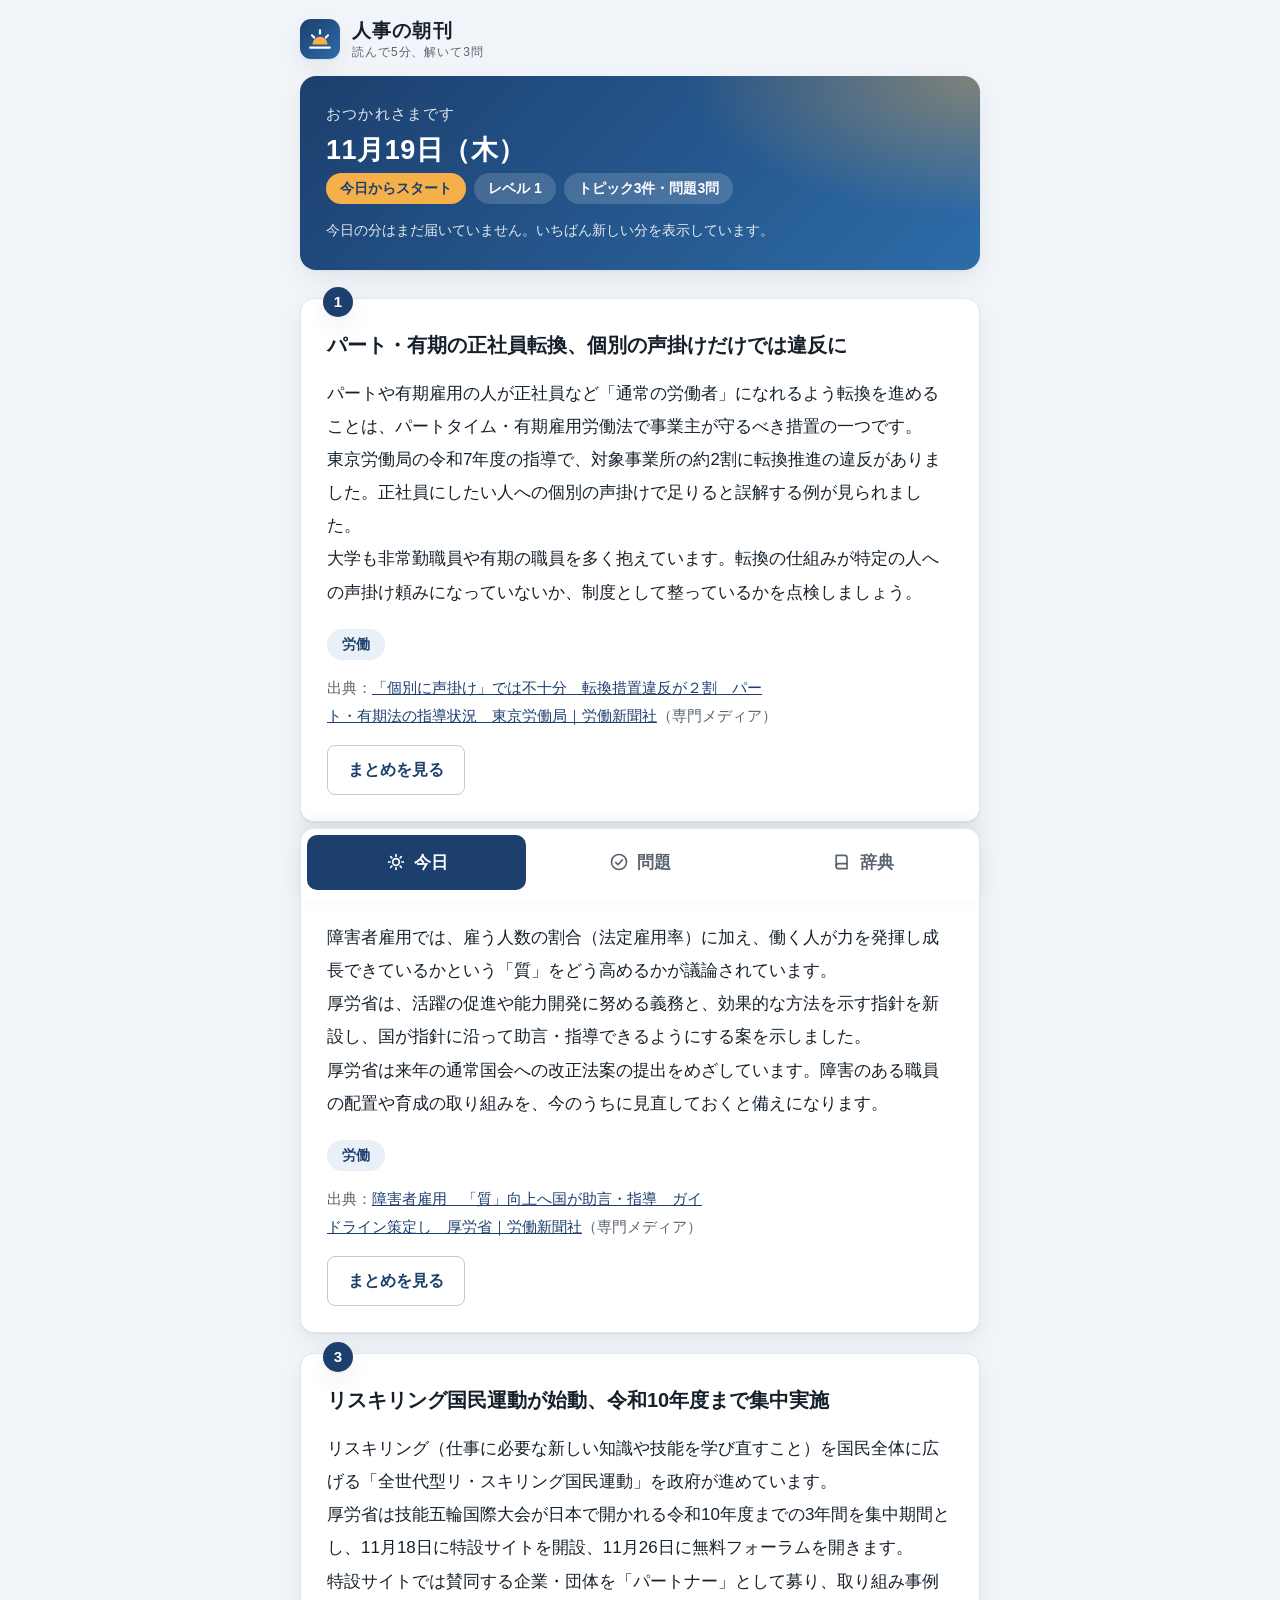
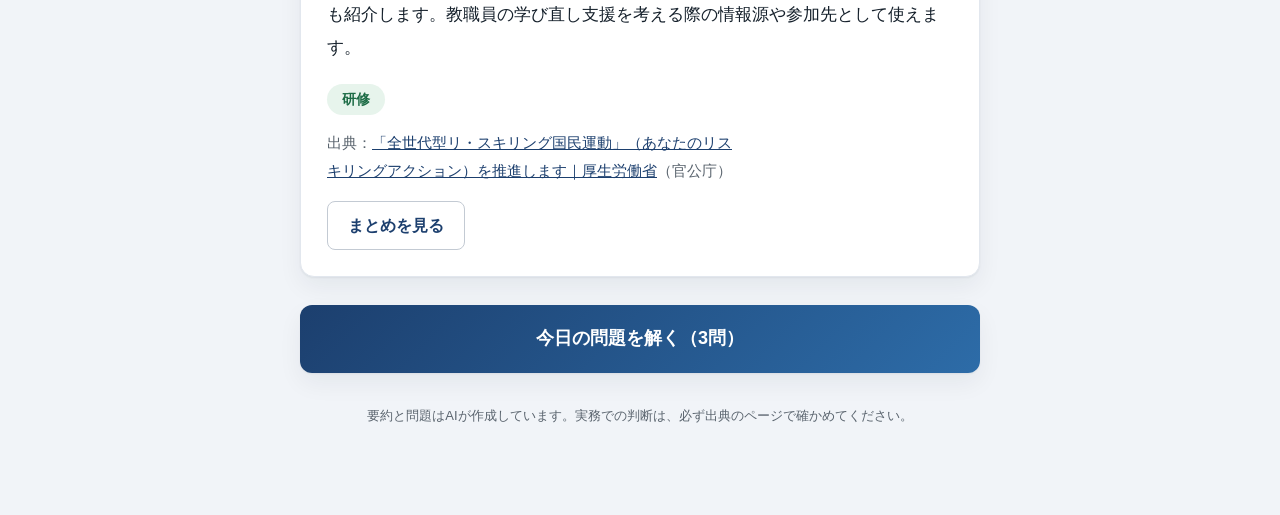
<file: index.html>
<!DOCTYPE html>
<html lang="ja">
<head>
<meta charset="UTF-8">
<meta name="viewport" content="width=device-width, initial-scale=1">
<meta name="robots" content="noindex">
<title>今日</title>
<link rel="stylesheet" href="style.css">
</head>
<body>

<header class="screen-head hero">
  <p class="hero-greeting" id="あいさつ"></p>
  <h1 id="今日の日付"></h1>
  <ul class="stats" id="きょうの数字"></ul>
  <p class="hero-note hidden" id="古い分の知らせ">今日の分はまだ届いていません。いちばん新しい分を表示しています。</p>
</header>

<main>

  <div id="トピック一覧"></div>

  <p class="next-action"><a href="quiz.html" id="問題へ進む">今日の問題を解く</a></p>

</main>

<p class="disclaimer">要約と問題はAIが作成しています。実務での判断は、必ず出典のページで確かめてください。</p>

<nav class="tabs">
  <span class="tab-current">今日</span>
  <a href="quiz.html">問題</a>
  <a href="dict.html">辞典</a>
</nav>

<script src="data.js"></script>
<script src="index.js"></script>

</body>
</html>
</file>
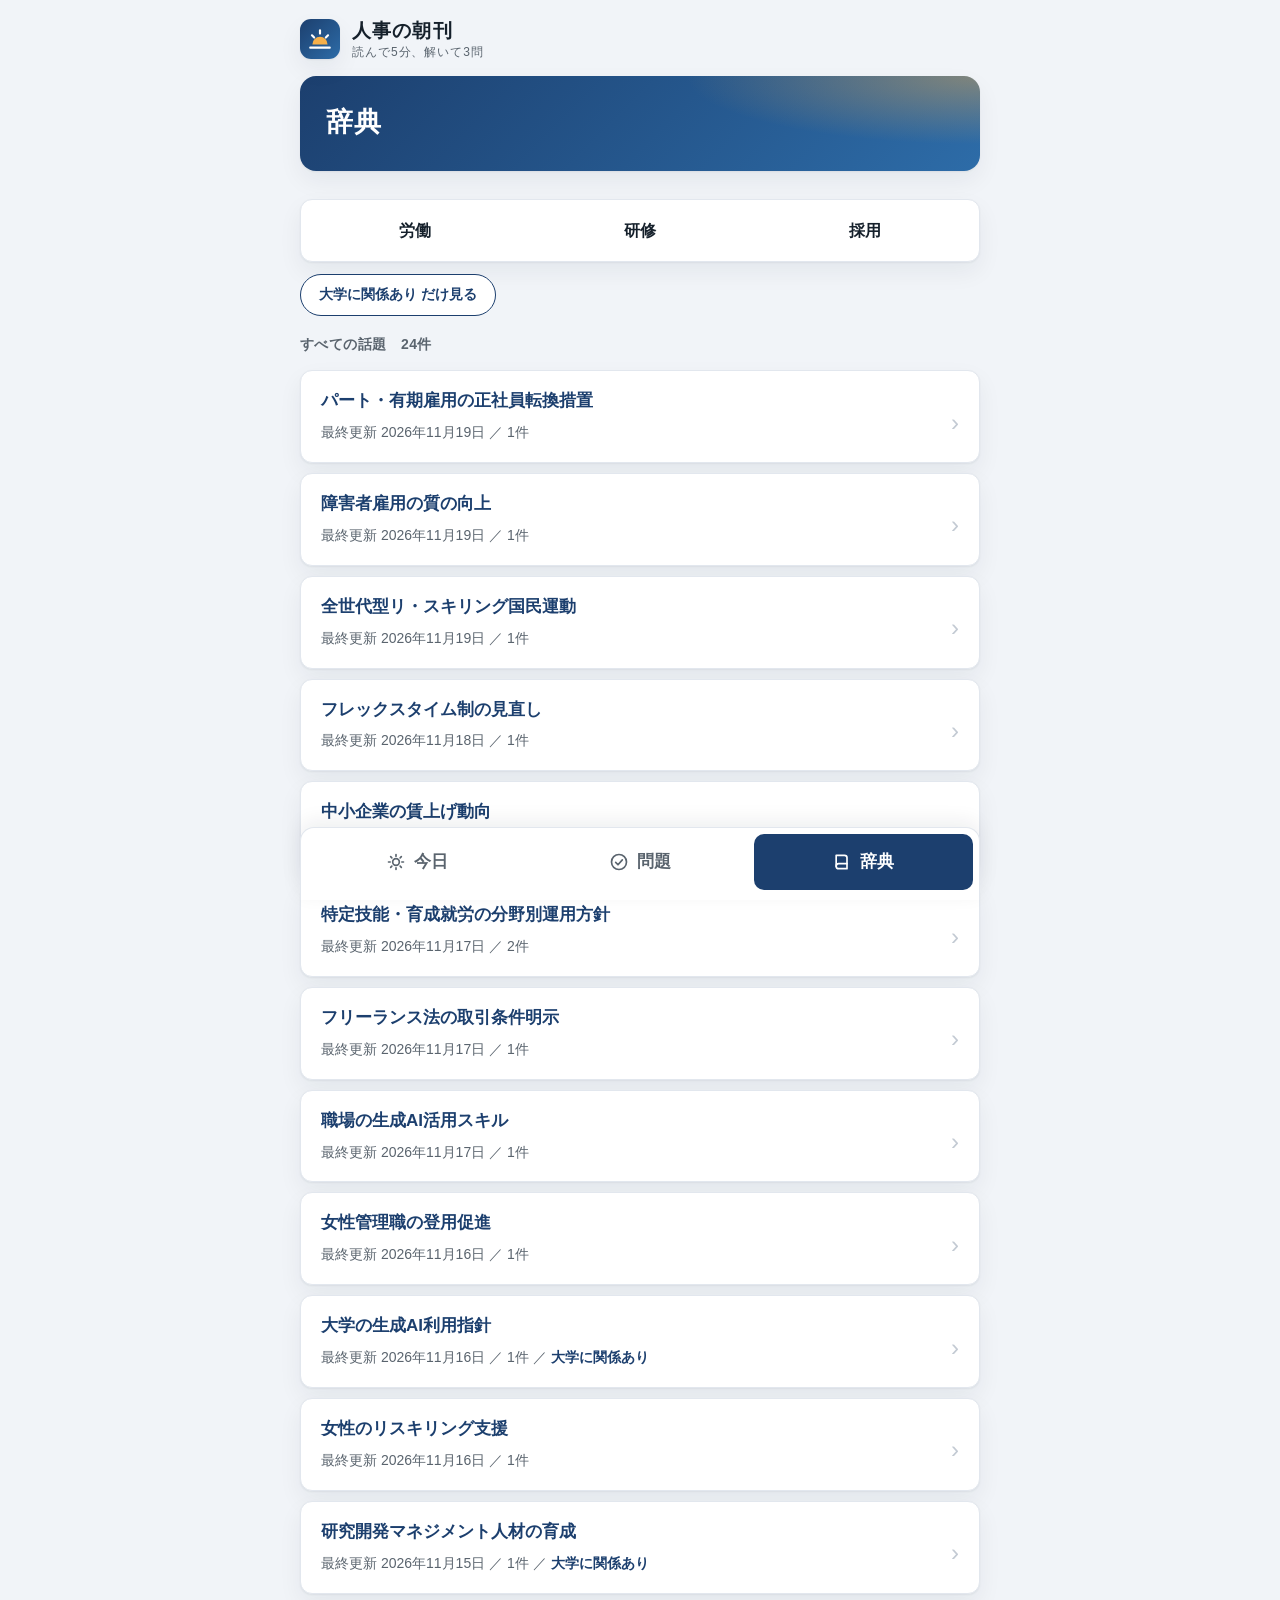
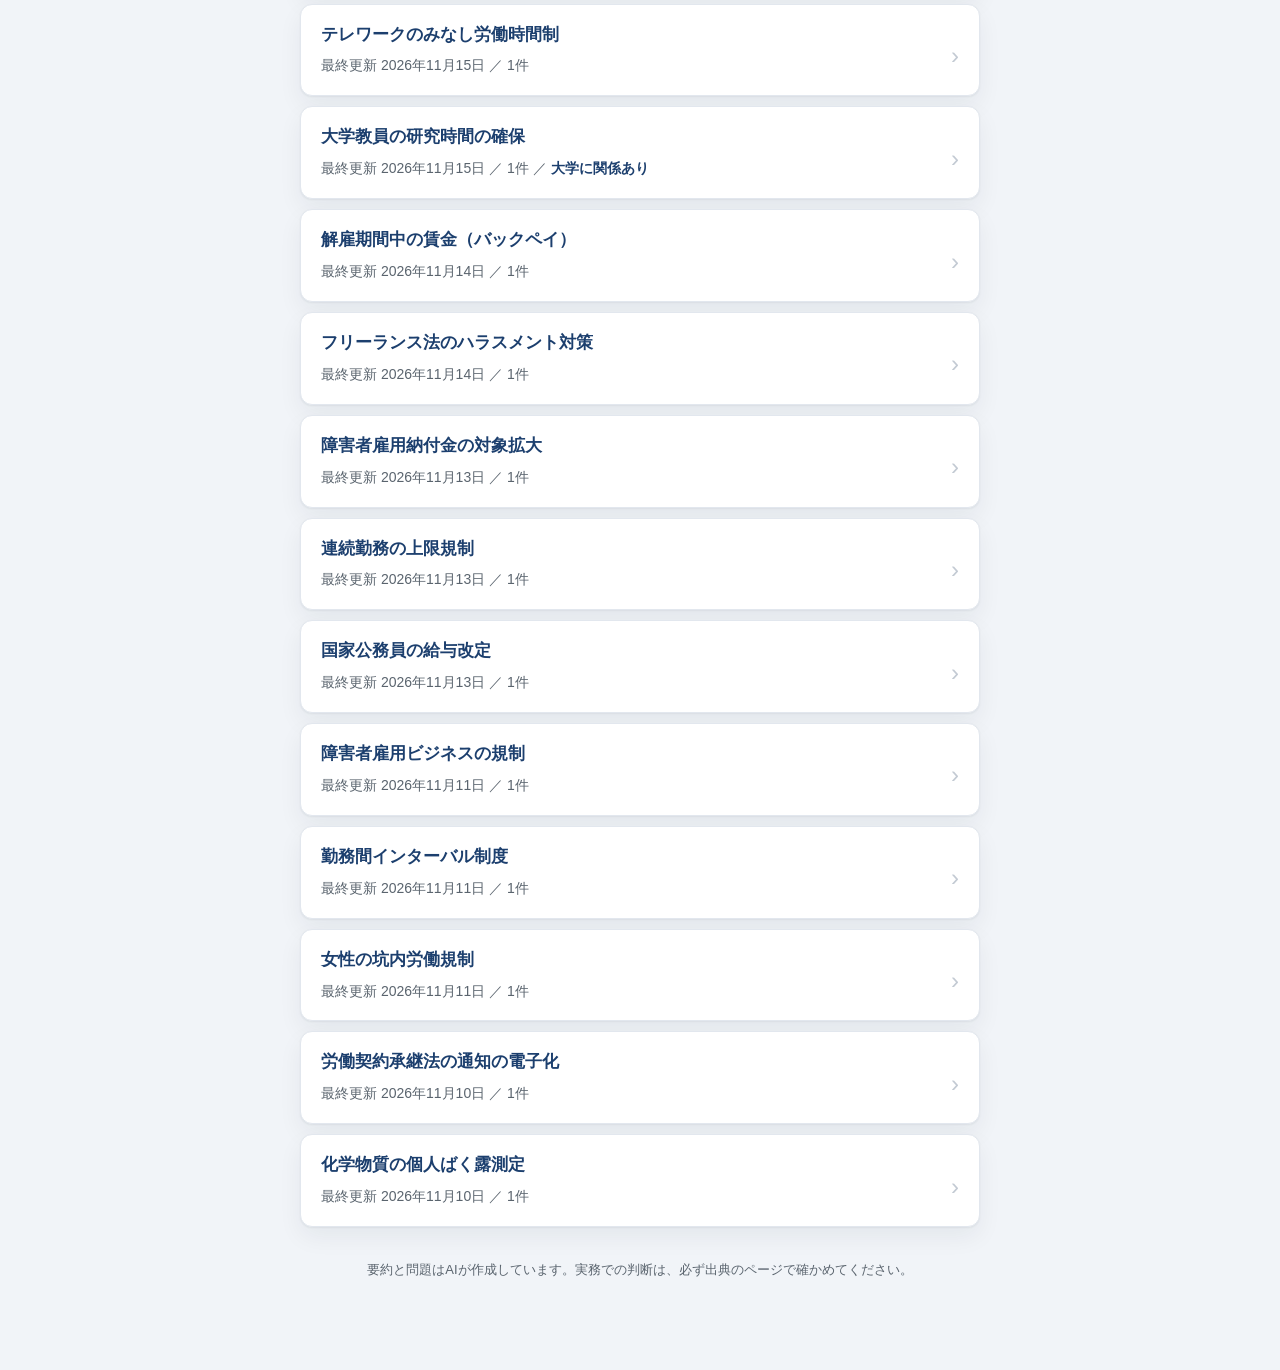
<file: dict.html>
<!DOCTYPE html>
<html lang="ja">
<head>
<meta charset="UTF-8">
<meta name="viewport" content="width=device-width, initial-scale=1">
<meta name="robots" content="noindex">
<title>辞典</title>
<link rel="stylesheet" href="style.css">
</head>
<body>

<header class="screen-head">
  <h1>辞典</h1>
</header>

<main>

  <ul class="genre-tabs">
    <li><button type="button">労働</button></li>
    <li><button type="button">研修</button></li>
    <li><button type="button">採用</button></li>
  </ul>

  <p class="filter"><button type="button" class="filter-univ">大学に関係あり だけ見る</button></p>

  <p class="list-count" id="件数"></p>

  <ul class="topic-list" id="話題一覧"></ul>

</main>

<p class="disclaimer">要約と問題はAIが作成しています。実務での判断は、必ず出典のページで確かめてください。</p>

<nav class="tabs">
  <a href="index.html">今日</a>
  <a href="quiz.html">問題</a>
  <span class="tab-current">辞典</span>
</nav>

<script src="data.js"></script>
<script src="dict.js"></script>

</body>
</html>
</file>
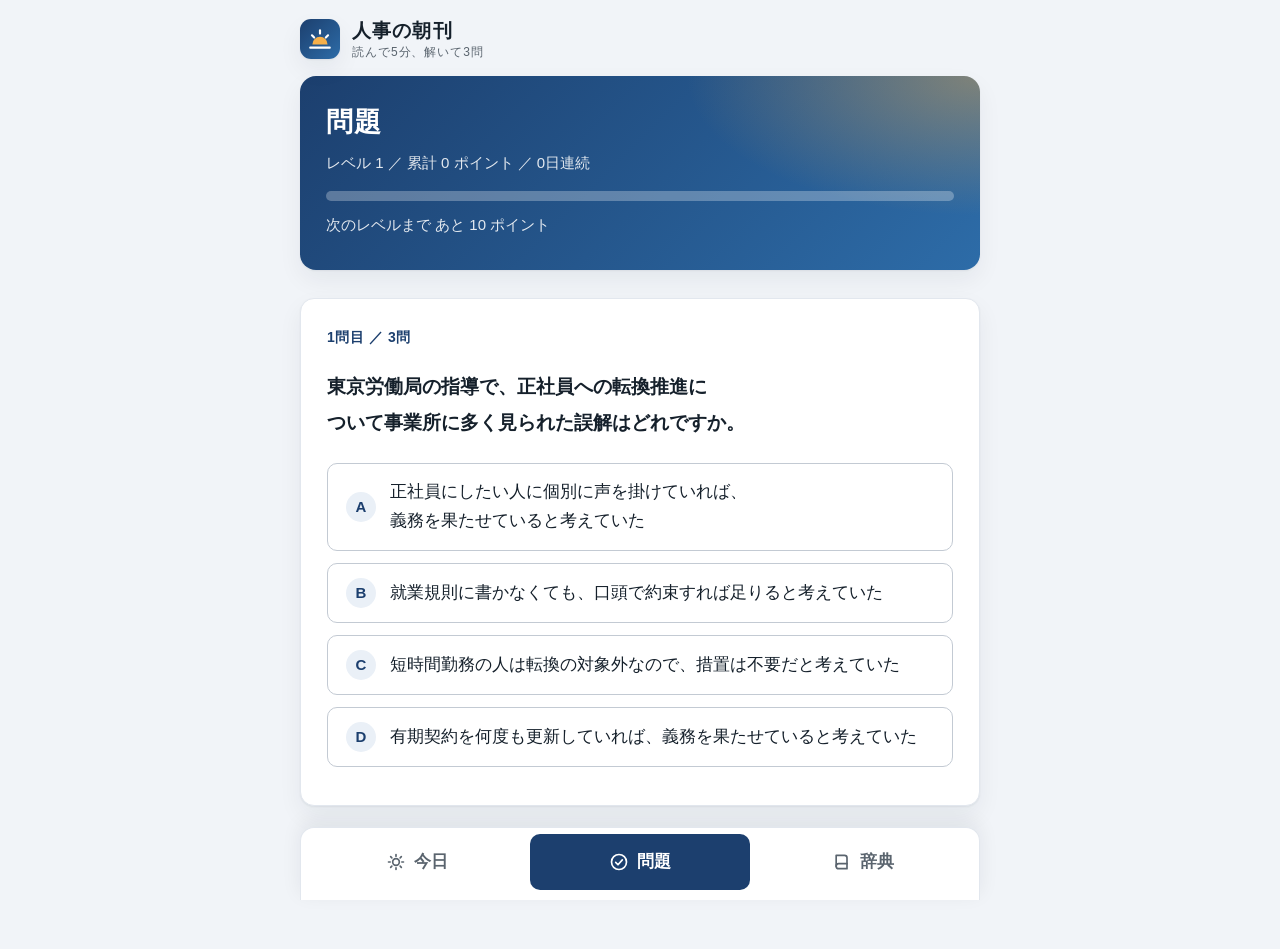
<file: quiz.html>
<!DOCTYPE html>
<html lang="ja">
<head>
<meta charset="UTF-8">
<meta name="viewport" content="width=device-width, initial-scale=1">
<meta name="robots" content="noindex">
<title>問題</title>
<link rel="stylesheet" href="style.css">
</head>
<body>

<header class="screen-head">
  <h1>問題</h1>
  <p class="screen-meta" id="見出しの情報"></p>
  <div class="bar"><div class="bar-fill" id="レベルのバー"></div></div>
  <p class="screen-meta" id="次のレベルまで"></p>
</header>

<main>

  <p class="mode-note hidden" id="出題の知らせ"></p>

  <section class="block" id="出題"></section>

  <section class="block hidden" id="正誤と解説"></section>

  <section class="block hidden" id="結果"></section>

</main>

<p class="disclaimer">要約と問題はAIが作成しています。実務での判断は、必ず出典のページで確かめてください。</p>

<nav class="tabs">
  <a href="index.html">今日</a>
  <span class="tab-current">問題</span>
  <a href="dict.html">辞典</a>
</nav>

<script src="data.js"></script>
<script src="quiz.js"></script>

</body>
</html>
</file>
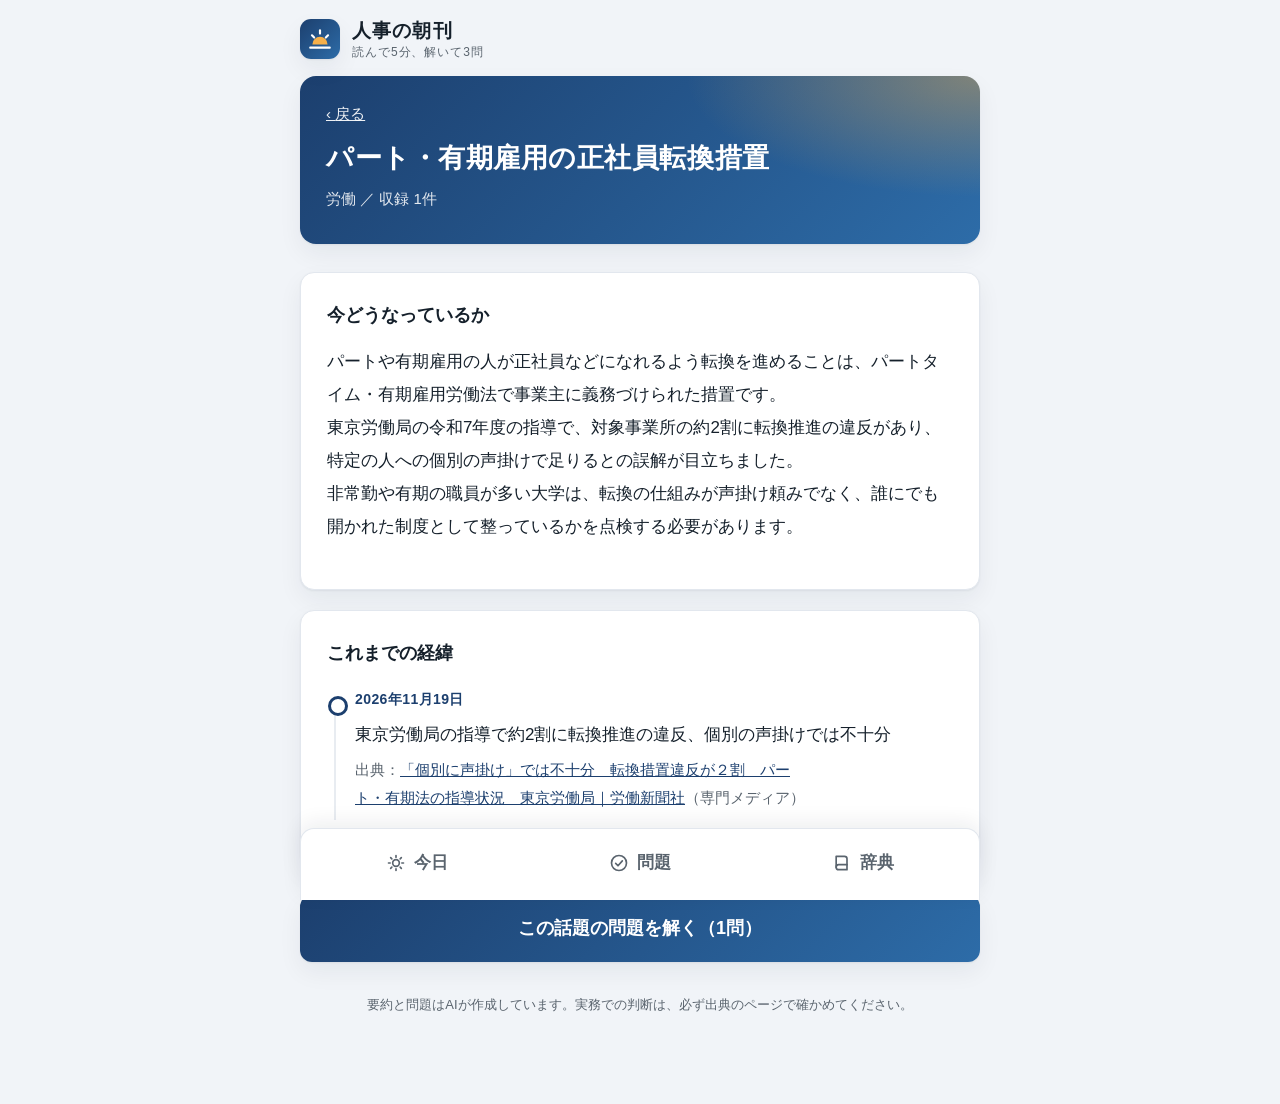
<file: topic.html>
<!DOCTYPE html>
<html lang="ja">
<head>
<meta charset="UTF-8">
<meta name="viewport" content="width=device-width, initial-scale=1">
<meta name="robots" content="noindex">
<title>まとめ</title>
<link rel="stylesheet" href="style.css">
</head>
<body>

<header class="screen-head">
  <p class="back"><a href="index.html" id="戻る">戻る</a></p>
  <h1 id="話題名"></h1>
  <p class="screen-meta" id="見出しの情報"></p>
</header>

<main id="まとめ本体"></main>

<p class="disclaimer">要約と問題はAIが作成しています。実務での判断は、必ず出典のページで確かめてください。</p>

<nav class="tabs">
  <a href="index.html">今日</a>
  <a href="quiz.html">問題</a>
  <a href="dict.html">辞典</a>
</nav>

<script src="data.js"></script>
<script src="topic.js"></script>

</body>
</html>
</file>
<file: style.css>
/* 見た目の方向性
   地は薄いグレー、要素は白いカードで浮かせる。色は紺が軸。
   そこに「朝日」の暖色を1色だけ足して、朝ひらくアプリらしさを出す。
   暖色を使うのは、看板の絵・連続日数・頭の部分の光だけ。あちこちに塗らない。 */

:root {
  --sun: #f6b04a;           /* 朝日の色。使う場所をしぼる */
  --sun-tint: #fdf1e0;      /* 朝日のごく薄い面 */
  --sun-ink: #8a5200;       /* 朝日の面にのせる文字 */
  --accent: #1c3f6e;        /* アクセントの紺 */
  --accent-bright: #2d6ca8; /* 紺のグラデーションの明るい側 */
  --accent-tint: #eaf0f7;   /* 紺のごく薄い面 */
  --ink: #15202b;           /* 本文の文字 */
  --ink-quiet: #5a646e;     /* 控えめな文字（出典・日付など） */
  --ok: #1c6b45;            /* 正解の緑 */
  --ok-tint: #e7f4ec;
  --ng: #a3302c;            /* 不正解とエラーの赤 */
  --ng-tint: #fdecec;
  --page: #f1f4f8;          /* 画面の地 */
  --line-control: #c3cad3;  /* ボタン・選択肢の枠 */
  --line-box: #e2e7ee;      /* カードの枠 */
  --line-split: #e8ecf1;    /* 一覧の区切り線 */
  --shadow: 0 1px 2px rgba(16, 32, 48, .06), 0 10px 24px rgba(16, 32, 48, .06);
  --shadow-lift: 0 2px 4px rgba(16, 32, 48, .08), 0 14px 32px rgba(16, 32, 48, .10);
}

* {
  box-sizing: border-box;
}

/* 見出しや選択肢は、行末に1〜2文字だけ残らないよう、
   2行になるときは上下で均等に分ける */
.screen-head h1,
.card h2,
.block h2,
.question,
.choices button,
.topic-row a,
.source,
.row-meta {
  text-wrap: balance;
}

/* 見出しや問題文は、言葉の途中（「登／録制」のような所）で折り返さないようにする。
   対応していないブラウザでは、ふつうの折り返しになる */
.screen-head h1,
.card h2,
.question,
.choices button,
.topic-row a {
  word-break: auto-phrase;
}

body {
  max-width: 720px;
  margin: 0 auto;
  padding: 18px 20px 0;
  background: var(--page);
  color: var(--ink);
  font-family: "Segoe UI", "Yu Gothic UI", "Yu Gothic", "Hiragino Kaku Gothic ProN", Meiryo, sans-serif;
  font-size: 17px;
  line-height: 1.85;
}

a {
  color: var(--accent);
}

/* 看板：どの画面でも、いちばん上にアプリの名前を出す */

.brand {
  margin: 0 0 14px;
}

.brand-link {
  display: inline-flex;
  align-items: center;
  gap: 12px;
  color: var(--ink);
  text-decoration: none;
}

.brand-mark {
  flex: 0 0 auto;
  display: flex;
  align-items: center;
  justify-content: center;
  width: 40px;
  height: 40px;
  border-radius: 11px;
  background: linear-gradient(135deg, var(--accent) 0%, var(--accent-bright) 100%);
  box-shadow: var(--shadow);
}

.brand-mark svg {
  width: 26px;
  height: 26px;
}

.brand-mark .sun {
  fill: var(--sun);
}

.brand-mark .ray {
  fill: none;
  stroke: #fff;
  stroke-width: 2;
  stroke-linecap: round;
}

.brand-text {
  display: flex;
  flex-direction: column;
  line-height: 1.35;
}

.brand-name {
  font-size: 19px;
  font-weight: 700;
  letter-spacing: .06em;
}

.brand-tagline {
  font-size: 12px;
  letter-spacing: .08em;
  color: var(--ink-quiet);
}

/* 画面の上部：紺の帯。右上に朝日の光をうっすら入れる */

.screen-head {
  background:
    radial-gradient(90% 150% at 100% 0%, rgba(246, 176, 74, .42) 0%, rgba(246, 176, 74, 0) 48%),
    linear-gradient(135deg, var(--accent) 0%, var(--accent-bright) 100%);
  border-radius: 16px;
  padding: 24px 26px 26px;
  margin-bottom: 28px;
  color: #fff;
  box-shadow: var(--shadow);
}

/* 「今日」の画面の頭：あいさつ、日付、きょうの数字 */

.hero-greeting {
  margin: 0;
  font-size: 15px;
  letter-spacing: .08em;
  color: rgba(255, 255, 255, .88);
}

.hero h1 {
  margin: 0 0 14px;
  font-size: 32px;
  letter-spacing: .03em;
}

.stats {
  list-style: none;
  display: flex;
  flex-wrap: wrap;
  gap: 8px;
  margin: 0;
  padding: 0;
}

.stat {
  background: rgba(255, 255, 255, .16);
  border-radius: 999px;
  padding: 3px 14px;
  font-size: 14px;
  font-weight: 700;
  line-height: 1.8;
  white-space: nowrap;
}

/* 連続日数だけ朝日の色にして、続けている手応えを目立たせる */
.stat.streak {
  background: var(--sun);
  color: var(--accent);
}

.hero-note {
  margin: 14px 0 0;
  font-size: 14px;
  color: rgba(255, 255, 255, .88);
}

.screen-head h1 {
  margin: 2px 0;
  font-size: 27px;
  font-weight: 700;
  line-height: 1.5;
  letter-spacing: .02em;
}

.screen-head .screen-meta {
  color: rgba(255, 255, 255, .88);
}

.screen-meta {
  margin: 6px 0;
  font-size: 15px;
  color: var(--ink-quiet);
}

.back {
  margin: 0 0 10px;
  font-size: 15px;
}

.screen-head .back a {
  color: rgba(255, 255, 255, .92);
}

/* 「戻る」の前に矢印を付けて、押せることを分かりやすくする */
.back a::before {
  content: "\2039\00a0";
}

/* 今日の画面：トピックカード */

.card {
  background: #fff;
  border: 1px solid var(--line-box);
  border-radius: 14px;
  padding: 26px;
  margin-bottom: 20px;
  box-shadow: var(--shadow);
}

.card h2 {
  margin: 0 0 16px;
  font-size: 20px;
  font-weight: 700;
  line-height: 1.6;
}

/* トピックに 1・2・3 の番号を振る（数字はCSSが自動で数える） */
#トピック一覧 {
  counter-reset: topic;
}

#トピック一覧 .card {
  counter-increment: topic;
  position: relative;
  padding-top: 30px;
}

#トピック一覧 .card::before {
  content: counter(topic);
  position: absolute;
  top: -12px;
  left: 22px;
  width: 30px;
  height: 30px;
  border-radius: 50%;
  background: var(--accent);
  color: #fff;
  font-size: 15px;
  font-weight: 700;
  line-height: 30px;
  text-align: center;
  box-shadow: var(--shadow);
}

.summary {
  margin: 0 0 20px;
  line-height: 1.95;
}

.tags {
  list-style: none;
  display: flex;
  flex-wrap: wrap;
  gap: 8px;
  margin: 0 0 14px;
  padding: 0;
}

/* ジャンルの印：薄い面と文字だけ。主役はあくまで見出し */
.tags li {
  background: var(--accent-tint);
  border-radius: 999px;
  padding: 3px 15px;
  font-size: 14px;
  font-weight: 700;
  line-height: 1.8;
  color: var(--accent);
}

/* ジャンルごとに、ごく薄い色を変える（一覧をぱっと見て分野が分かるように） */
.tags li.g-training {
  background: var(--ok-tint);
  color: var(--ok);
}

.tags li.g-hiring {
  background: var(--sun-tint);
  color: var(--sun-ink);
}

/* 「大学に関係あり」の印だけ塗りつぶして目立たせる */
.tags li.univ {
  background: var(--accent);
  color: #fff;
}

/* 文章の中に出てくる「大学に関係あり」の印 */
.univ-mark {
  color: var(--accent);
  font-weight: 700;
  white-space: nowrap; /* 印の途中で改行させない */
}

/* 紺の帯の中では、同じ紺だと読めないので白い札にする */
.screen-head .univ-mark {
  background: rgba(255, 255, 255, .22);
  border-radius: 999px;
  padding: 1px 12px;
  color: #fff;
}

.source {
  margin: 0 0 16px;
  font-size: 15px;
  color: var(--ink-quiet);
}

/* 主でないボタン・リンクは枠だけ */
.card-action {
  margin: 14px 0 0;
}

.card-action a,
.card-action button {
  display: inline-block;
  border: 1px solid var(--line-control);
  border-radius: 8px;
  background: #fff;
  color: var(--accent);
  padding: 9px 20px;
  font: inherit;
  font-size: 16px;
  font-weight: 700;
  text-decoration: none;
  cursor: pointer;
  transition: border-color .15s, background .15s;
}

.card-action a:hover,
.card-action button:hover {
  border-color: var(--accent);
  background: var(--accent-tint);
}

/* ボタンを横に並べる入れ物。先頭に「次に押してほしいボタン」を置く */
.actions {
  display: flex;
  flex-wrap: wrap;
  gap: 10px;
  margin-top: 14px;
}

.actions .card-action {
  margin: 0;
}

/* 次に押してほしいボタン（主役）は紺で塗る */
.card-action.primary a,
.card-action.primary button {
  border-color: var(--accent);
  background: var(--accent);
  color: #fff;
}

.card-action.primary a:hover,
.card-action.primary button:hover {
  background: var(--accent-bright);
  border-color: var(--accent-bright);
}

.card-action button:disabled {
  opacity: .45;
  cursor: default;
}

/* 「復習です」「おまけの1問です」などの、出題についての知らせ */
.mode-note {
  background: var(--sun-tint);
  border-left: 4px solid var(--sun);
  border-radius: 0 8px 8px 0;
  color: var(--sun-ink);
  margin: 0 0 16px;
  padding: 10px 16px;
  font-size: 15px;
}

/* いちばん押してほしいボタンだけ紺で塗る */
.next-action {
  margin: 28px 0 8px;
  text-align: center;
}

.next-action a {
  display: block;
  background: linear-gradient(135deg, var(--accent) 0%, var(--accent-bright) 100%);
  border-radius: 12px;
  color: #fff;
  padding: 17px;
  font-size: 18px;
  font-weight: 700;
  text-decoration: none;
  box-shadow: var(--shadow);
  transition: box-shadow .15s, transform .15s;
}

.next-action a:hover {
  box-shadow: var(--shadow-lift);
  transform: translateY(-1px);
}

/* 問題の画面 */

.state-label {
  color: var(--ink-quiet);
  font-size: 14px;
  font-weight: 700;
  letter-spacing: .04em;
  margin: 32px 0 12px;
}

.block {
  background: #fff;
  border: 1px solid var(--line-box);
  border-radius: 14px;
  padding: 26px;
  margin-bottom: 20px;
  box-shadow: var(--shadow);
}

.block h2 {
  margin: 0 0 12px;
  font-size: 18px;
  font-weight: 700;
}

/* レベルのバー：進んだ分を塗る。紺の帯の中では白で塗る */
.bar {
  background: rgba(255, 255, 255, .28);
  border-radius: 999px;
  height: 10px;
  margin: 14px 0 10px;
  overflow: hidden;
}

.bar-fill {
  background: #fff;
  width: 0;  /* 実際の長さは記録の数字から決まるので、JavaScriptが指定する */
  height: 100%;
  border-radius: 999px;
}

.block .bar {
  background: var(--accent-tint);
}

.block .bar-fill {
  background: linear-gradient(90deg, var(--accent) 0%, var(--accent-bright) 100%);
}

.progress {
  margin: 0 0 18px;
  font-size: 14px;
  font-weight: 700;
  letter-spacing: .04em;
  color: var(--accent);
}

/* 前に間違えた問題に付ける小さな印 */
.retry-mark {
  display: inline-block;
  background: var(--ng-tint);
  border-radius: 999px;
  color: var(--ng);
  margin: 0 0 12px;
  padding: 1px 14px;
  font-size: 14px;
  font-weight: 700;
}

.question {
  margin: 0 0 22px;
  font-size: 19px;
  font-weight: 700;
  line-height: 1.9;
}

/* 4択：4つとも完全に同じ見た目。A〜Dの印はCSSで自動で振る */
.choices {
  list-style: none;
  margin: 0;
  padding: 0;
  counter-reset: choice;
}

.choices li {
  counter-increment: choice;
  margin-bottom: 12px;
}

.choices button {
  display: flex;
  align-items: center;
  gap: 14px;
  width: 100%;
  border: 1px solid var(--line-control);
  border-radius: 10px;
  background: #fff;
  color: var(--ink);
  padding: 14px 18px;
  text-align: left;
  font: inherit;
  line-height: 1.7;
  cursor: pointer;
  transition: border-color .15s, background .15s;
}

.choices button::before {
  content: counter(choice, upper-alpha);
  flex: 0 0 auto;
  width: 30px;
  height: 30px;
  border-radius: 50%;
  background: var(--accent-tint);
  color: var(--accent);
  font-size: 15px;
  font-weight: 700;
  line-height: 30px;
  text-align: center;
}

.choices button:hover {
  border-color: var(--accent);
  background: var(--accent-tint);
}

/* JavaScriptが画面を出し入れするのに使う */
.hidden {
  display: none;
}

/* 答えた後の選択肢：正解と、自分が選んだ答えに色を付ける */
.choices button:disabled {
  cursor: default;
}

.choices button:disabled:hover {
  background: #fff;
  border-color: var(--line-control);
}

.choices button.correct,
.choices button.correct:hover {
  background: var(--ok-tint);
  border-color: var(--ok);
  color: var(--ok);
}

.choices button.correct::before {
  background: var(--ok);
  color: #fff;
}

.choices button.wrong,
.choices button.wrong:hover {
  background: var(--ng-tint);
  border-color: var(--ng);
  color: var(--ng);
}

.choices button.wrong::before {
  background: var(--ng);
  color: #fff;
}

/* 正誤は、文字の色だけでなく小さな札で示す */
.judge {
  display: inline-block;
  background: var(--ok-tint);
  border-radius: 999px;
  color: var(--ok);
  padding: 2px 18px;
  margin: 0 0 14px;
  font-size: 17px;
  font-weight: 700;
}

.judge.wrong {
  background: var(--ng-tint);
  color: var(--ng);
}

/* 間違えたときに出す「正解は〜です」の1行 */
.correct-answer {
  margin: 0 0 12px;
  font-weight: 700;
}

.explain {
  margin: 0 0 16px;
  line-height: 1.95;
}

.result-score {
  background: var(--accent-tint);
  border-radius: 12px;
  color: var(--accent);
  margin: 0 0 14px;
  padding: 14px;
  font-size: 23px;
  font-weight: 700;
  text-align: center;
}

.levels {
  list-style: none;
  margin: 0 0 16px;
  padding: 0;
}

.levels li {
  border-bottom: 1px solid var(--line-split);
  padding: 10px 0;
}

.hint {
  background: var(--accent-tint);
  border-left: 4px solid var(--accent);
  border-radius: 0 8px 8px 0;
  margin: 0 0 14px;
  padding: 10px 16px;
  font-weight: 700;
}

/* 辞典の画面 */

.genre-tabs {
  list-style: none;
  display: flex;
  gap: 6px;
  background: #fff;
  border: 1px solid var(--line-box);
  border-radius: 12px;
  margin: 0 0 12px;
  padding: 5px;
  box-shadow: var(--shadow);
}

.genre-tabs li {
  flex: 1;
}

.genre-tabs button {
  display: block;
  width: 100%;
  border: 0;
  border-radius: 8px;
  background: transparent;
  color: var(--ink);
  padding: 11px 4px;
  font: inherit;
  font-size: 16px;
  font-weight: 700;
  cursor: pointer;
  transition: background .15s;
}

.genre-tabs button:hover {
  background: var(--accent-tint);
}

/* 選んでいるジャンルは紺で塗る。もう一度押すと解除される */
.genre-tabs button.selected,
.genre-tabs button.selected:hover {
  background: var(--accent);
  color: #fff;
}

/* ジャンルとは軸が違うので、タブではなく絞り込みとして置く */
.filter {
  margin: 0 0 16px;
}

.filter-univ {
  border: 1px solid var(--accent);
  border-radius: 999px;
  background: #fff;
  color: var(--accent);
  padding: 7px 18px;
  font: inherit;
  font-size: 14px;
  font-weight: 700;
  cursor: pointer;
  transition: background .15s, color .15s;
}

.filter-univ:hover {
  background: var(--accent-tint);
}

/* 絞り込みが効いているあいだは塗りつぶす */
.filter-univ.selected,
.filter-univ.selected:hover {
  background: var(--accent);
  color: #fff;
}

/* いま何で絞り込んでいて、何件あるか */
.list-count {
  margin: 0 0 12px;
  font-size: 14px;
  font-weight: 700;
  letter-spacing: .03em;
  color: var(--ink-quiet);
}

/* 絞り込んだ結果が0件のとき */
.empty {
  background: #fff;
  border: 1px dashed var(--line-control);
  border-radius: 12px;
  padding: 24px 20px;
  color: var(--ink-quiet);
  text-align: center;
}

.topic-list {
  list-style: none;
  margin: 0;
  padding: 0;
}

/* 一覧：1行ずつ白いカードにして、押せる場所をはっきりさせる */
.topic-row {
  position: relative;
  background: #fff;
  border: 1px solid var(--line-box);
  border-radius: 12px;
  margin-bottom: 10px;
  padding: 16px 40px 16px 20px;
  box-shadow: var(--shadow);
  transition: box-shadow .15s, transform .15s;
}

.topic-row:hover {
  box-shadow: var(--shadow-lift);
  transform: translateY(-1px);
}

/* 右端の「›」は押せる印。CSSで足しているので文章には入らない */
.topic-row::after {
  content: "\203A";
  position: absolute;
  right: 20px;
  top: 50%;
  margin-top: -16px;
  color: var(--line-control);
  font-size: 24px;
}

.topic-row a {
  display: block;
  font-weight: 700;
  line-height: 1.7;
  text-decoration: none;
}

.topic-row a:hover {
  text-decoration: underline;
}

/* 最終更新日と収録件数は、話題名と同じ行には置かない。
   同じ行に詰めると、長い話題名が1〜2文字ずつ折り返されてしまうため */
.row-meta {
  margin: 4px 0 0;
  font-size: 14px;
  color: var(--ink-quiet);
}

/* まとめの画面：経緯は縦の線でつないで、流れが分かるようにする */

.history {
  position: relative;
  list-style: none;
  margin: 0;
  padding: 4px 0 0 28px;
}

.history::before {
  content: "";
  position: absolute;
  left: 7px;
  top: 14px;
  bottom: 20px;
  width: 2px;
  background: var(--line-split);
}

.history li {
  position: relative;
  padding: 0 0 22px;
}

.history li::before {
  content: "";
  position: absolute;
  left: -27px;
  top: 9px;
  width: 14px;
  height: 14px;
  border: 3px solid var(--accent);
  border-radius: 50%;
  background: #fff;
}

.history p {
  margin: 0 0 6px;
}

.history-date {
  margin: 0 0 4px;
  font-size: 14px;
  font-weight: 700;
  letter-spacing: .03em;
  color: var(--accent);
}

/* データが読めなかったときの知らせ */

.error {
  background: var(--ng-tint);
  border-left: 4px solid var(--ng);
  border-radius: 0 8px 8px 0;
  color: var(--ng);
  margin: 0 0 12px;
  padding: 12px 16px;
}

/* AIが書いたものだという断り書き */

.disclaimer {
  margin: 32px 0 0;
  font-size: 13px;
  line-height: 1.7;
  color: var(--ink-quiet);
  text-align: center;
}

/* 下部タブ：画面の下に貼り付けて、いつでも行き来できるようにする */

.tabs {
  position: sticky;
  bottom: 0;
  display: flex;
  gap: 4px;
  background: #fff;
  border: 1px solid var(--line-box);
  border-bottom: 0;
  border-radius: 14px 14px 0 0;
  margin-top: 16px;
  padding: 6px 6px 10px;
  box-shadow: 0 -6px 20px rgba(16, 32, 48, .07);
}

.tabs a,
.tabs .tab-current {
  flex: 1 1 0;
  min-width: 0;
  display: flex;
  align-items: center;
  justify-content: center;
  gap: 8px;
  border-radius: 10px;
  padding: 12px 4px;
  font-weight: 700;
  text-decoration: none;
}

/* タブの絵：線だけで描き、色は文字と同じにする */
.tab-icon {
  display: flex;
}

.tab-icon svg {
  width: 20px;
  height: 20px;
  fill: none;
  stroke: currentColor;
  stroke-width: 2;
  stroke-linecap: round;
  stroke-linejoin: round;
}

.tabs a {
  color: var(--ink-quiet);
}

.tabs a:hover {
  background: var(--accent-tint);
  color: var(--accent);
}

.tab-current {
  background: var(--accent);
  color: #fff;
}

/* 窓が狭いとき：余白を詰めて、ボタンが画面からはみ出さないようにする */

@media (max-width: 560px) {
  body {
    padding: 16px 12px 0;
  }

  .screen-head,
  .card,
  .block {
    padding: 20px 18px;
  }

  .screen-head h1 {
    font-size: 23px;
  }

  .hero h1 {
    font-size: 27px;
  }

  .topic-row {
    padding: 14px 34px 14px 16px;
  }

  /* 選択肢は横幅をなるべく文章に回す */
  .choices button {
    gap: 10px;
    padding: 13px 14px;
  }

  .choices button::before {
    width: 26px;
    height: 26px;
    line-height: 26px;
  }
}
</file>
